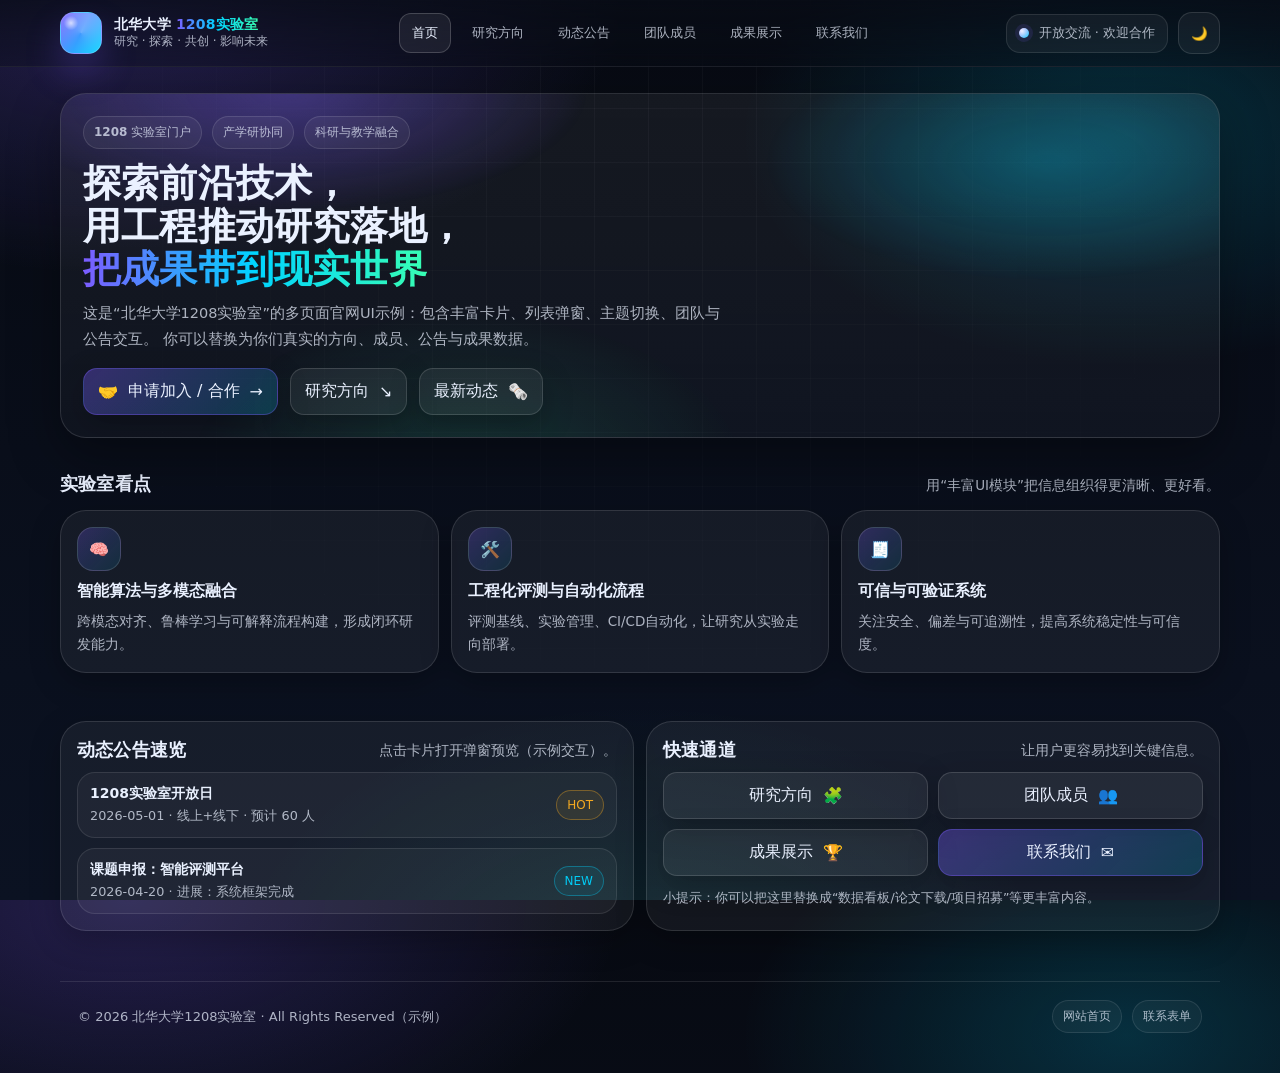
<file: index.html>
<!doctype html>
<html lang="zh-CN" data-theme="dark">
<head>
  <meta charset="utf-8"/>
  <meta name="viewport" content="width=device-width, initial-scale=1"/>
  <title>北华大学1208实验室</title>
  <link rel="stylesheet" href="css/style.css"/>
</head>
<body>
  <div class="grid-bg"></div>

  <header class="topbar">
    <div class="container topbar-inner">
      <div class="brand">
        <div class="logo" aria-hidden="true"></div>
        <div>
          <h1>北华大学 <span class="gradient-text">1208实验室</span></h1>
          <p>研究 · 探索 · 共创 · 影响未来</p>
        </div>
      </div>

      <nav class="nav" aria-label="主导航">
        <a data-nav href="index.html">首页</a>
        <a data-nav href="research.html">研究方向</a>
        <a data-nav href="updates.html">动态公告</a>
        <a data-nav href="team.html">团队成员</a>
        <a data-nav href="achievements.html">成果展示</a>
        <a data-nav href="contact.html">联系我们</a>
      </nav>

      <div class="top-actions">
        <div class="pill">
          <span class="dot" aria-hidden="true"></span>
          <span style="font-size:12.8px;">开放交流 · 欢迎合作</span>
        </div>
        <button class="icon-btn" id="themeBtn" aria-label="切换主题" title="切换主题">
          <span id="themeIcon" aria-hidden="true">🌙</span>
        </button>
      </div>
    </div>
  </header>

  <main>
    <div class="container hero" id="home">
      <div class="hero-card">
        <div class="kicker">
          <span class="tag"><strong>1208</strong> 实验室门户</span>
          <span class="tag">产学研协同</span>
          <span class="tag">科研与教学融合</span>
        </div>

        <h2 class="hero-title">
          探索前沿技术，<br/>
          用工程推动研究落地，<br/>
          <span class="gradient-text">把成果带到现实世界</span>
        </h2>

        <p class="hero-sub">
          这是“北华大学1208实验室”的多页面官网UI示例：包含丰富卡片、列表弹窗、主题切换、团队与公告交互。
          你可以替换为你们真实的方向、成员、公告与成果数据。
        </p>

        <div style="margin-top:16px; display:flex; gap:12px; flex-wrap:wrap;">
          <a class="btn btn-primary" href="contact.html">
            <span aria-hidden="true">🤝</span> 申请加入 / 合作
            <span aria-hidden="true">→</span>
          </a>
          <a class="btn" href="research.html">研究方向<span aria-hidden="true">↘</span></a>
          <a class="btn" href="updates.html">最新动态<span aria-hidden="true">🗞️</span></a>
        </div>
      </div>
    </div>

    <div class="container section">
      <div class="section-head">
        <h2>实验室看点</h2>
        <p>用“丰富UI模块”把信息组织得更清晰、更好看。</p>
      </div>

      <div class="cards">
        <div class="card">
          <div class="icon" aria-hidden="true">🧠</div>
          <h3>智能算法与多模态融合</h3>
          <p>跨模态对齐、鲁棒学习与可解释流程构建，形成闭环研发能力。</p>
        </div>
        <div class="card">
          <div class="icon" aria-hidden="true">🛠️</div>
          <h3>工程化评测与自动化流程</h3>
          <p>评测基线、实验管理、CI/CD自动化，让研究从实验走向部署。</p>
        </div>
        <div class="card">
          <div class="icon" aria-hidden="true">🧾</div>
          <h3>可信与可验证系统</h3>
          <p>关注安全、偏差与可追溯性，提高系统稳定性与可信度。</p>
        </div>
      </div>
    </div>

    <div class="container section">
      <div class="grid-2">
        <div class="panel">
          <div class="section-head" style="margin-bottom:10px;">
            <h2>动态公告速览</h2>
            <p>点击卡片打开弹窗预览（示例交互）。</p>
          </div>

          <div class="list">
            <div class="list-item" data-modal-title="1208实验室开放日" data-modal-body="本月将举办开放交流活动，欢迎同学们了解研究方向与项目招募情况（示例文本）。"
                 data-modal-tags="公告,开放日" data-modal-avatar="🗞️">
              <div class="li-left">
                <div class="title">1208实验室开放日</div>
                <div class="meta">2026-05-01 · 线上+线下 · 预计 60 人</div>
              </div>
              <div class="badge hot">HOT</div>
            </div>

            <div class="list-item" data-modal-title="课题申报：智能评测平台" data-modal-body="拟招募 2-3 名同学参与平台评测体系搭建：指标设计、可视化与自动化脚本（示例文本）。"
                 data-modal-tags="课题,招募" data-modal-avatar="🧩">
              <div class="li-left">
                <div class="title">课题申报：智能评测平台</div>
                <div class="meta">2026-04-20 · 进展：系统框架完成</div>
              </div>
              <div class="badge new">NEW</div>
            </div>
          </div>
        </div>

        <div class="panel">
          <div class="section-head" style="margin-bottom:10px;">
            <h2>快速通道</h2>
            <p>让用户更容易找到关键信息。</p>
          </div>

          <div style="display:grid; grid-template-columns: 1fr 1fr; gap: 10px;">
            <a class="btn" href="research.html" style="justify-content:center;">研究方向<span aria-hidden="true">🧩</span></a>
            <a class="btn" href="team.html" style="justify-content:center;">团队成员<span aria-hidden="true">👥</span></a>
            <a class="btn" href="achievements.html" style="justify-content:center;">成果展示<span aria-hidden="true">🏆</span></a>
            <a class="btn btn-primary" href="contact.html" style="justify-content:center;">联系我们<span aria-hidden="true">✉️</span></a>
          </div>

          <p class="helper" style="margin-top:12px;">
            小提示：你可以把这里替换成“数据看板/论文下载/项目招募”等更丰富内容。
          </p>
        </div>
      </div>
    </div>
  </main>

  <footer>
    <div class="container footer-inner">
      <div>© <span id="year"></span> 北华大学1208实验室 · All Rights Reserved（示例）</div>
      <div style="display:flex; gap:10px; flex-wrap:wrap;">
        <a class="chip" href="index.html">网站首页</a>
        <a class="chip" href="contact.html">联系表单</a>
      </div>
    </div>
  </footer>

  <!-- Modal -->
  <div class="modal-backdrop" id="modalBackdrop" aria-hidden="true">
    <div class="modal" role="dialog" aria-modal="true" aria-labelledby="modalTitle">
      <div class="modal-head">
        <div class="t">
          <div class="logo" style="width:34px;height:34px;border-radius:14px;"></div>
          <h3 id="modalTitle">弹窗标题</h3>
        </div>
        <button class="close" id="modalCloseBtn" aria-label="关闭弹窗">✕</button>
      </div>
      <div class="modal-body">
        <div class="modal-avatar">
          <div class="big" id="modalAvatar">字</div>
          <p class="mname" id="modalName">姓名</p>
          <p class="mrole" id="modalRole">职位</p>
          <div class="modal-tags" id="modalTags"></div>
        </div>
        <div class="modal-content">
          <p id="modalBody"></p>
        </div>
      </div>
    </div>
  </div>

  <script src="js/app.js"></script>
</body>
</html>
</file>
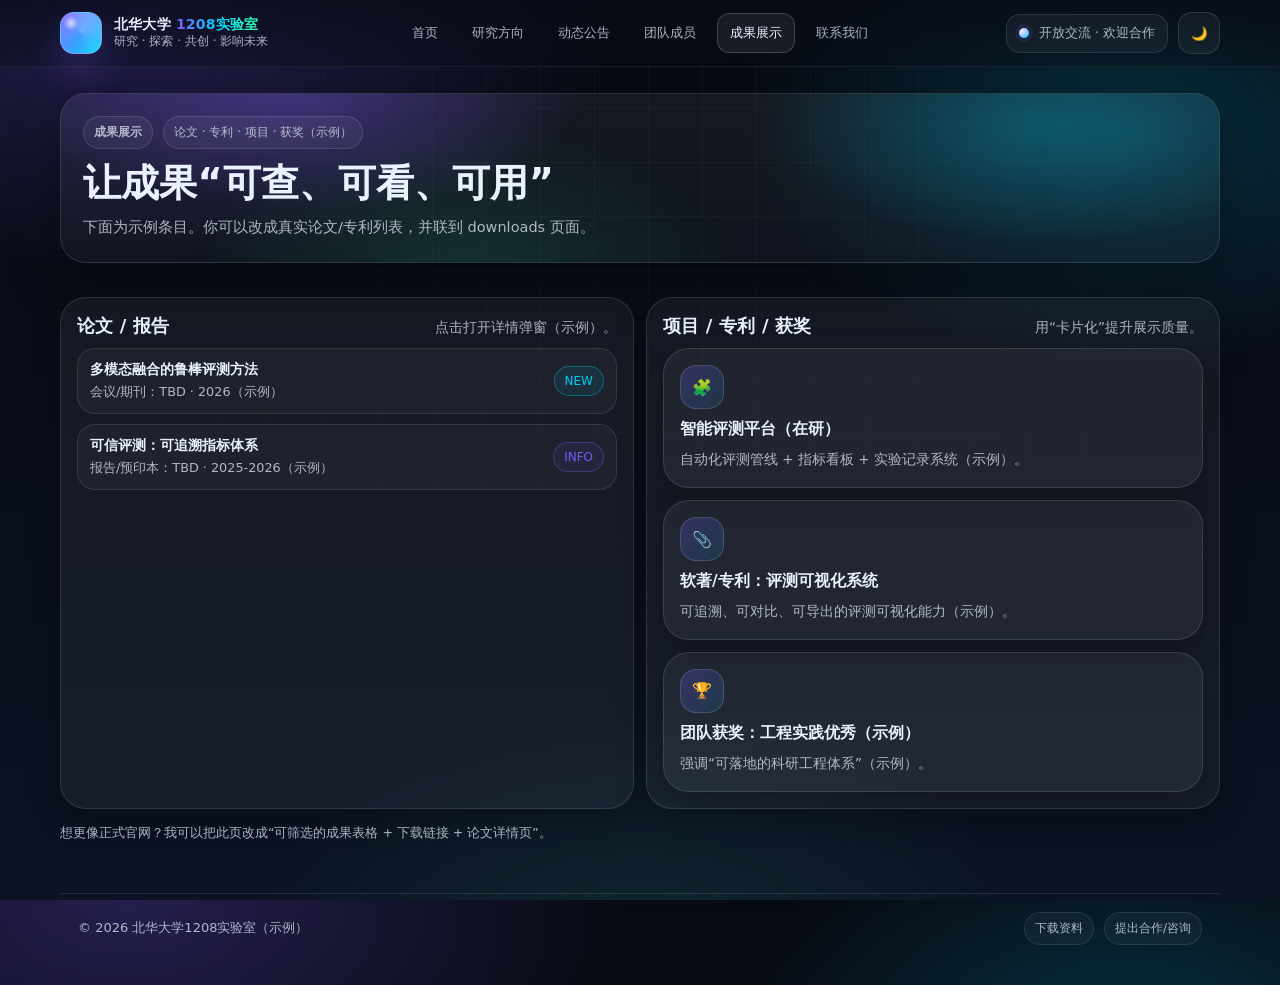
<file: achievements.html>
<!doctype html>
<html lang="zh-CN" data-theme="dark">
<head>
  <meta charset="utf-8"/>
  <meta name="viewport" content="width=device-width, initial-scale=1"/>
  <title>成果展示 - 北华大学1208实验室</title>
  <link rel="stylesheet" href="css/style.css"/>
</head>
<body>
  <div class="grid-bg"></div>

  <header class="topbar">
    <div class="container topbar-inner">
      <div class="brand">
        <div class="logo" aria-hidden="true"></div>
        <div>
          <h1>北华大学 <span class="gradient-text">1208实验室</span></h1>
          <p>研究 · 探索 · 共创 · 影响未来</p>
        </div>
      </div>

      <nav class="nav">
        <a data-nav href="index.html">首页</a>
        <a data-nav href="research.html">研究方向</a>
        <a data-nav href="updates.html">动态公告</a>
        <a data-nav href="team.html">团队成员</a>
        <a data-nav href="achievements.html">成果展示</a>
        <a data-nav href="contact.html">联系我们</a>
      </nav>

      <div class="top-actions">
        <div class="pill"><span class="dot"></span><span style="font-size:12.8px;">开放交流 · 欢迎合作</span></div>
        <button class="icon-btn" id="themeBtn"><span id="themeIcon">🌙</span></button>
      </div>
    </div>
  </header>

  <main>
    <div class="container hero">
      <div class="hero-card">
        <div class="kicker">
          <span class="tag"><strong>成果展示</strong></span>
          <span class="tag">论文 · 专利 · 项目 · 获奖（示例）</span>
        </div>
        <h2 class="hero-title">让成果“可查、可看、可用”</h2>
        <p class="hero-sub">下面为示例条目。你可以改成真实论文/专利列表，并联到 downloads 页面。</p>
      </div>
    </div>

    <div class="container section">
      <div class="grid-2">
        <div class="panel">
          <div class="section-head" style="margin-bottom:10px;">
            <h2>论文 / 报告</h2>
            <p>点击打开详情弹窗（示例）。</p>
          </div>

          <div class="list">
            <div class="list-item" data-modal-title="多模态融合的鲁棒评测方法" data-modal-avatar="🧠"
                 data-modal-role="论文（示例）" data-modal-body="研究摘要：提出融合策略与评测流程，使系统在分布偏移下保持稳定（示例文本）。"
                 data-modal-tags="多模态,评测,鲁棒性">
              <div class="li-left">
                <div class="title">多模态融合的鲁棒评测方法</div>
                <div class="meta">会议/期刊：TBD · 2026（示例）</div>
              </div>
              <div class="badge new">NEW</div>
            </div>

            <div class="list-item" data-modal-title="可信评测：可追溯指标体系" data-modal-avatar="🧾"
                 data-modal-role="报告（示例）" data-modal-body="研究摘要：构建可信评测框架，将偏差、稳定性与可追溯性量化（示例文本）。"
                 data-modal-tags="可信,指标,追溯">
              <div class="li-left">
                <div class="title">可信评测：可追溯指标体系</div>
                <div class="meta">报告/预印本：TBD · 2025-2026（示例）</div>
              </div>
              <div class="badge info">INFO</div>
            </div>
          </div>
        </div>

        <div class="panel">
          <div class="section-head" style="margin-bottom:10px;">
            <h2>项目 / 专利 / 获奖</h2>
            <p>用“卡片化”提升展示质量。</p>
          </div>

          <div class="cards" style="grid-template-columns: 1fr;">
            <div class="card" data-modal-title="智能评测平台（在研）" data-modal-avatar="🧩"
                 data-modal-role="项目" data-modal-body="平台目标：自动化评测、可视化看板、实验可追溯记录（示例文本）。"
                 data-modal-tags="平台,自动化,可观测">
              <div class="icon">🧩</div>
              <h3>智能评测平台（在研）</h3>
              <p>自动化评测管线 + 指标看板 + 实验记录系统（示例）。</p>
            </div>

            <div class="card" data-modal-title="软著/专利：评测可视化系统" data-modal-avatar="📎"
                 data-modal-role="知识产权（示例）" data-modal-body="对评测数据进行可视化与可追溯管理，支持多轮实验对比（示例文本）。"
                 data-modal-tags="专利,可视化,追溯">
              <div class="icon">📎</div>
              <h3>软著/专利：评测可视化系统</h3>
              <p>可追溯、可对比、可导出的评测可视化能力（示例）。</p>
            </div>

            <div class="card" data-modal-title="团队获奖：工程实践优秀（示例）" data-modal-avatar="🏆"
                 data-modal-role="获奖（示例）" data-modal-body="展示成果落地与工程实践价值，形成可复用的科研工程方法（示例文本）。"
                 data-modal-tags="获奖,工程实践">
              <div class="icon">🏆</div>
              <h3>团队获奖：工程实践优秀（示例）</h3>
              <p>强调“可落地的科研工程体系”（示例）。</p>
            </div>
          </div>
        </div>
      </div>

      <p class="helper" style="margin-top:14px;">
        想更像正式官网？我可以把此页改成“可筛选的成果表格 + 下载链接 + 论文详情页”。
      </p>
    </div>
  </main>

  <footer>
    <div class="container footer-inner">
      <div>© <span id="year"></span> 北华大学1208实验室（示例）</div>
      <div style="display:flex; gap:10px; flex-wrap:wrap;">
        <a class="chip" href="downloads.html">下载资料</a>
        <a class="chip" href="contact.html">提出合作/咨询</a>
      </div>
    </div>
  </footer>

  <!-- Modal -->
  <div class="modal-backdrop" id="modalBackdrop" aria-hidden="true">
    <div class="modal" role="dialog" aria-modal="true" aria-labelledby="modalTitle">
      <div class="modal-head">
        <div class="t">
          <div class="logo" style="width:34px;height:34px;border-radius:14px;"></div>
          <h3 id="modalTitle">弹窗标题</h3>
        </div>
        <button class="close" id="modalCloseBtn">✕</button>
      </div>
      <div class="modal-body">
        <div class="modal-avatar">
          <div class="big" id="modalAvatar">字</div>
          <p class="mname" id="modalName">姓名</p>
          <p class="mrole" id="modalRole">职位</p>
          <div class="modal-tags" id="modalTags"></div>
        </div>
        <div class="modal-content">
          <p id="modalBody"></p>
        </div>
      </div>
    </div>
  </div>

  <script src="js/app.js"></script>
</body>
</html>
</file>
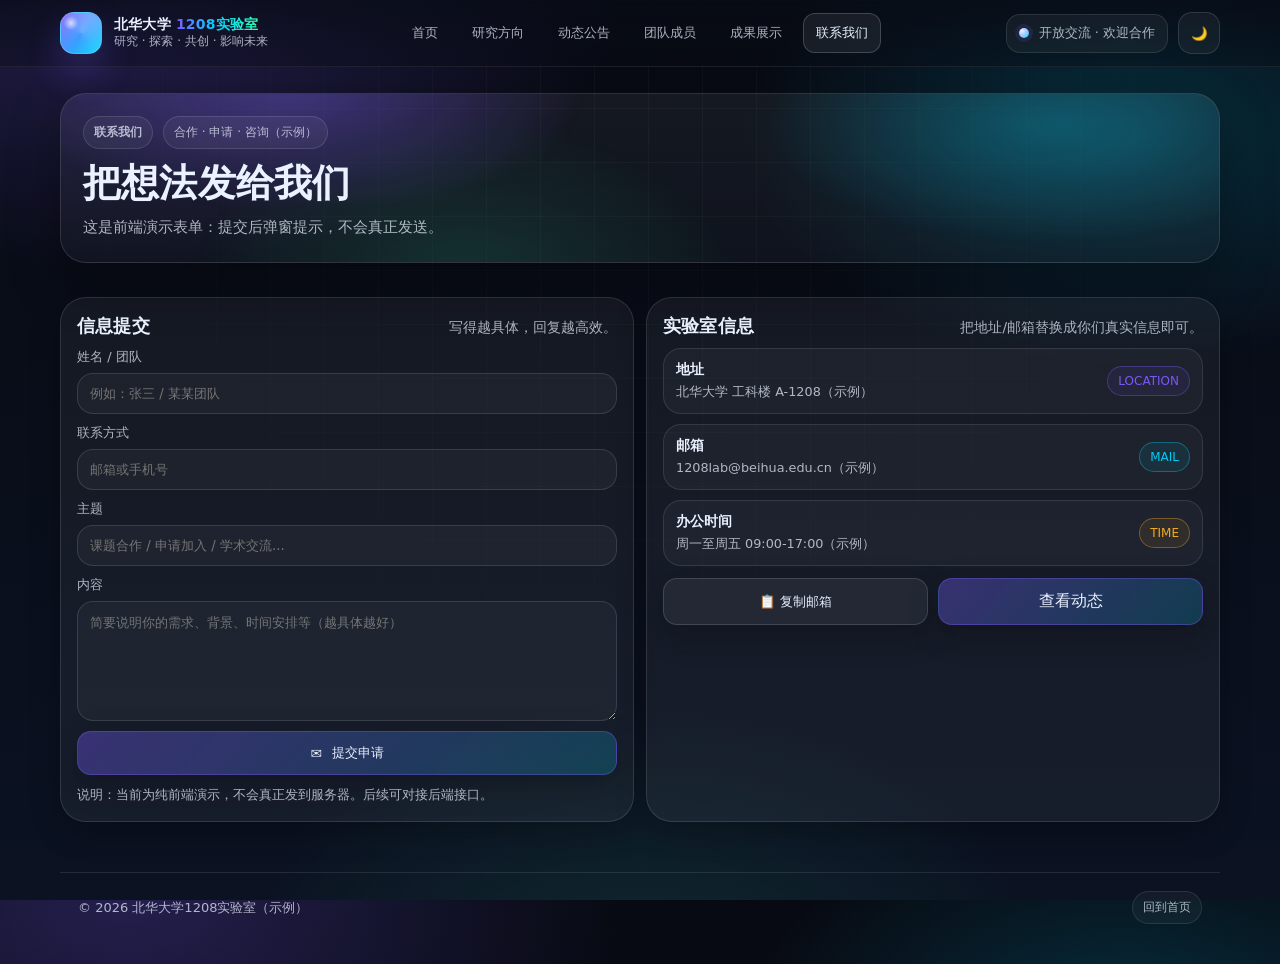
<file: contact.html>
<!doctype html>
<html lang="zh-CN" data-theme="dark">
<head>
  <meta charset="utf-8"/>
  <meta name="viewport" content="width=device-width, initial-scale=1"/>
  <title>联系我们 - 北华大学1208实验室</title>
  <link rel="stylesheet" href="css/style.css"/>
</head>
<body>
  <div class="grid-bg"></div>

  <header class="topbar">
    <div class="container topbar-inner">
      <div class="brand">
        <div class="logo" aria-hidden="true"></div>
        <div>
          <h1>北华大学 <span class="gradient-text">1208实验室</span></h1>
          <p>研究 · 探索 · 共创 · 影响未来</p>
        </div>
      </div>

      <nav class="nav">
        <a data-nav href="index.html">首页</a>
        <a data-nav href="research.html">研究方向</a>
        <a data-nav href="updates.html">动态公告</a>
        <a data-nav href="team.html">团队成员</a>
        <a data-nav href="achievements.html">成果展示</a>
        <a data-nav href="contact.html">联系我们</a>
      </nav>

      <div class="top-actions">
        <div class="pill"><span class="dot"></span><span style="font-size:12.8px;">开放交流 · 欢迎合作</span></div>
        <button class="icon-btn" id="themeBtn"><span id="themeIcon">🌙</span></button>
      </div>
    </div>
  </header>

  <main>
    <div class="container hero">
      <div class="hero-card">
        <div class="kicker">
          <span class="tag"><strong>联系我们</strong></span>
          <span class="tag">合作 · 申请 · 咨询（示例）</span>
        </div>
        <h2 class="hero-title">把想法发给我们</h2>
        <p class="hero-sub">这是前端演示表单：提交后弹窗提示，不会真正发送。</p>
      </div>
    </div>

    <div class="container section">
      <div class="grid-2">
        <div class="panel">
          <div class="section-head" style="margin-bottom:10px;">
            <h2>信息提交</h2>
            <p>写得越具体，回复越高效。</p>
          </div>

          <form class="form" id="contactForm">
            <div class="field">
              <label for="name">姓名 / 团队</label>
              <input class="input" id="name" name="name" placeholder="例如：张三 / 某某团队" required/>
            </div>
            <div class="field">
              <label for="email">联系方式</label>
              <input class="input" id="email" name="email" type="email" placeholder="邮箱或手机号" required/>
            </div>
            <div class="field">
              <label for="topic">主题</label>
              <input class="input" id="topic" name="topic" placeholder="课题合作 / 申请加入 / 学术交流..." required/>
            </div>
            <div class="field">
              <label for="msg">内容</label>
              <textarea id="msg" name="msg" placeholder="简要说明你的需求、背景、时间安排等（越具体越好）" required></textarea>
            </div>

            <button class="btn btn-primary" type="submit" style="justify-content:center;">
              <span aria-hidden="true">✉️</span> 提交申请
            </button>

            <p class="helper">
              说明：当前为纯前端演示，不会真正发到服务器。后续可对接后端接口。
            </p>
          </form>
        </div>

        <div class="panel">
          <div class="section-head" style="margin-bottom:10px;">
            <h2>实验室信息</h2>
            <p>把地址/邮箱替换成你们真实信息即可。</p>
          </div>

          <div class="list">
            <div class="list-item" style="cursor:default;">
              <div class="li-left">
                <div class="title">地址</div>
                <div class="meta">北华大学 工科楼 A-1208（示例）</div>
              </div>
              <div class="badge info">LOCATION</div>
            </div>
            <div class="list-item" style="cursor:default;">
              <div class="li-left">
                <div class="title">邮箱</div>
                <div class="meta">1208lab@beihua.edu.cn（示例）</div>
              </div>
              <div class="badge new">MAIL</div>
            </div>
            <div class="list-item" style="cursor:default;">
              <div class="li-left">
                <div class="title">办公时间</div>
                <div class="meta">周一至周五 09:00-17:00（示例）</div>
              </div>
              <div class="badge hot">TIME</div>
            </div>
          </div>

          <div style="margin-top:12px; display:grid; grid-template-columns: 1fr 1fr; gap: 10px;">
            <button class="btn" id="copyEmailBtn" data-email="1208lab@beihua.edu.cn" style="justify-content:center;">
              📋 复制邮箱
            </button>
            <a class="btn btn-primary" href="updates.html" style="justify-content:center;">查看动态</a>
          </div>
        </div>
      </div>
    </div>
  </main>

  <footer>
    <div class="container footer-inner">
      <div>© <span id="year"></span> 北华大学1208实验室（示例）</div>
      <div style="display:flex; gap:10px; flex-wrap:wrap;">
        <a class="chip" href="index.html">回到首页</a>
      </div>
    </div>
  </footer>

  <!-- Modal -->
  <div class="modal-backdrop" id="modalBackdrop" aria-hidden="true">
    <div class="modal" role="dialog" aria-modal="true" aria-labelledby="modalTitle">
      <div class="modal-head">
        <div class="t">
          <div class="logo" style="width:34px;height:34px;border-radius:14px;"></div>
          <h3 id="modalTitle">弹窗标题</h3>
        </div>
        <button class="close" id="modalCloseBtn">✕</button>
      </div>
      <div class="modal-body">
        <div class="modal-avatar">
          <div class="big" id="modalAvatar">字</div>
          <p class="mname" id="modalName">姓名</p>
          <p class="mrole" id="modalRole">职位</p>
          <div class="modal-tags" id="modalTags"></div>
        </div>
        <div class="modal-content">
          <p id="modalBody"></p>
        </div>
      </div>
    </div>
  </div>

  <script src="js/app.js"></script>
</body>
</html>
</file>
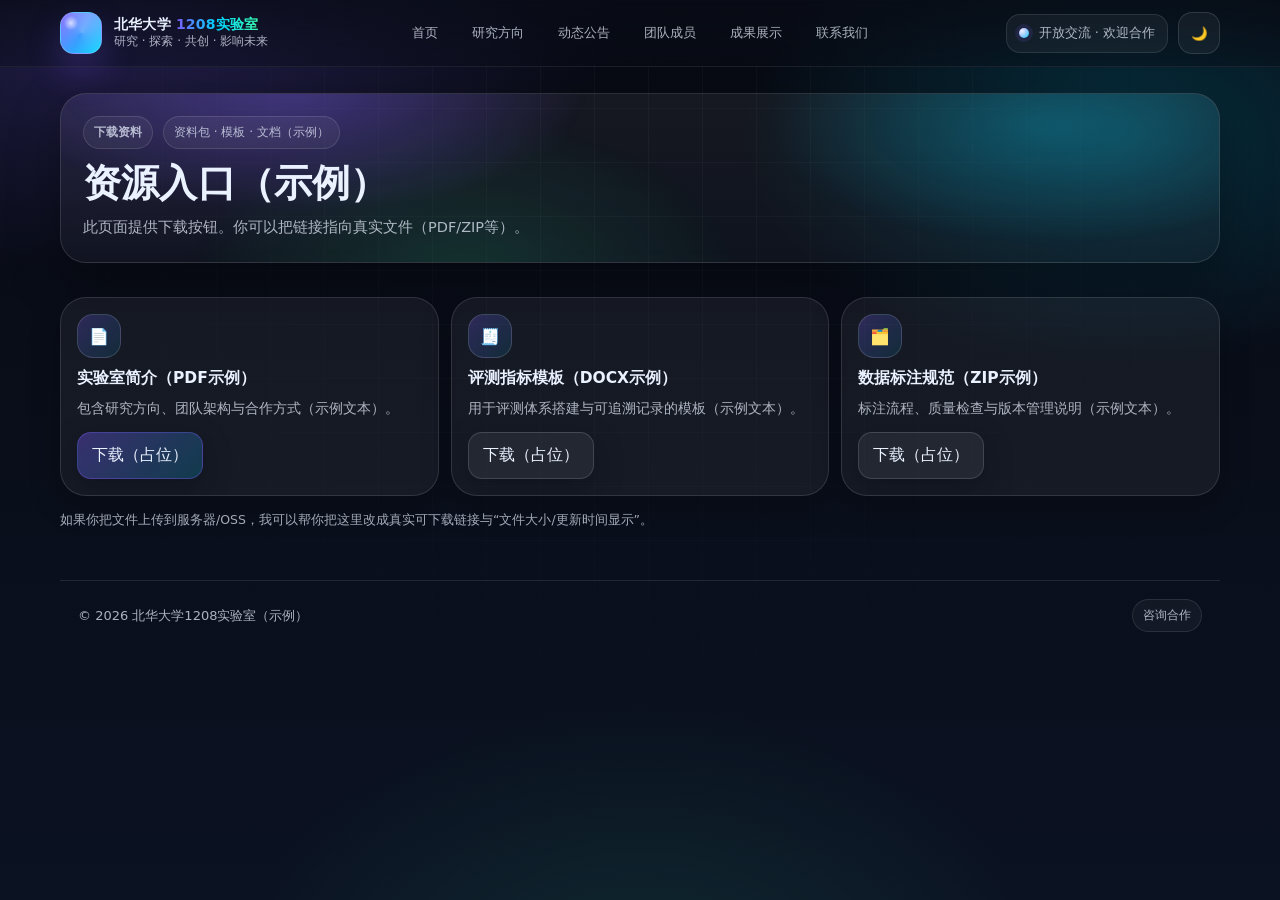
<file: downloads.html>
<!doctype html>
<html lang="zh-CN" data-theme="dark">
<head>
  <meta charset="utf-8"/>
  <meta name="viewport" content="width=device-width, initial-scale=1"/>
  <title>下载资料 - 北华大学1208实验室</title>
  <link rel="stylesheet" href="css/style.css"/>
</head>
<body>
  <div class="grid-bg"></div>

  <header class="topbar">
    <div class="container topbar-inner">
      <div class="brand">
        <div class="logo" aria-hidden="true"></div>
        <div>
          <h1>北华大学 <span class="gradient-text">1208实验室</span></h1>
          <p>研究 · 探索 · 共创 · 影响未来</p>
        </div>
      </div>

      <nav class="nav">
        <a data-nav href="index.html">首页</a>
        <a data-nav href="research.html">研究方向</a>
        <a data-nav href="updates.html">动态公告</a>
        <a data-nav href="team.html">团队成员</a>
        <a data-nav href="achievements.html">成果展示</a>
        <a data-nav href="contact.html">联系我们</a>
      </nav>

      <div class="top-actions">
        <div class="pill"><span class="dot"></span><span style="font-size:12.8px;">开放交流 · 欢迎合作</span></div>
        <button class="icon-btn" id="themeBtn"><span id="themeIcon">🌙</span></button>
      </div>
    </div>
  </header>

  <main>
    <div class="container hero">
      <div class="hero-card">
        <div class="kicker">
          <span class="tag"><strong>下载资料</strong></span>
          <span class="tag">资料包 · 模板 · 文档（示例）</span>
        </div>
        <h2 class="hero-title">资源入口（示例）</h2>
        <p class="hero-sub">此页面提供下载按钮。你可以把链接指向真实文件（PDF/ZIP等）。</p>
      </div>
    </div>

    <div class="container section">
      <div class="cards">
        <div class="card">
          <div class="icon">📄</div>
          <h3>实验室简介（PDF示例）</h3>
          <p>包含研究方向、团队架构与合作方式（示例文本）。</p>
          <div style="margin-top:12px;">
            <a class="btn btn-primary" href="#" onclick="return false;" style="justify-content:center;">下载（占位）</a>
          </div>
        </div>

        <div class="card">
          <div class="icon">🧾</div>
          <h3>评测指标模板（DOCX示例）</h3>
          <p>用于评测体系搭建与可追溯记录的模板（示例文本）。</p>
          <div style="margin-top:12px;">
            <a class="btn" href="#" onclick="return false;" style="justify-content:center;">下载（占位）</a>
          </div>
        </div>

        <div class="card">
          <div class="icon">🗂️</div>
          <h3>数据标注规范（ZIP示例）</h3>
          <p>标注流程、质量检查与版本管理说明（示例文本）。</p>
          <div style="margin-top:12px;">
            <a class="btn" href="#" onclick="return false;" style="justify-content:center;">下载（占位）</a>
          </div>
        </div>
      </div>

      <p class="helper" style="margin-top:14px;">
        如果你把文件上传到服务器/OSS，我可以帮你把这里改成真实可下载链接与“文件大小/更新时间显示”。
      </p>
    </div>
  </main>

  <footer>
    <div class="container footer-inner">
      <div>© <span id="year"></span> 北华大学1208实验室（示例）</div>
      <div style="display:flex; gap:10px; flex-wrap:wrap;">
        <a class="chip" href="contact.html">咨询合作</a>
      </div>
    </div>
  </footer>

  <script src="js/app.js"></script>
</body>
</html>
</file>
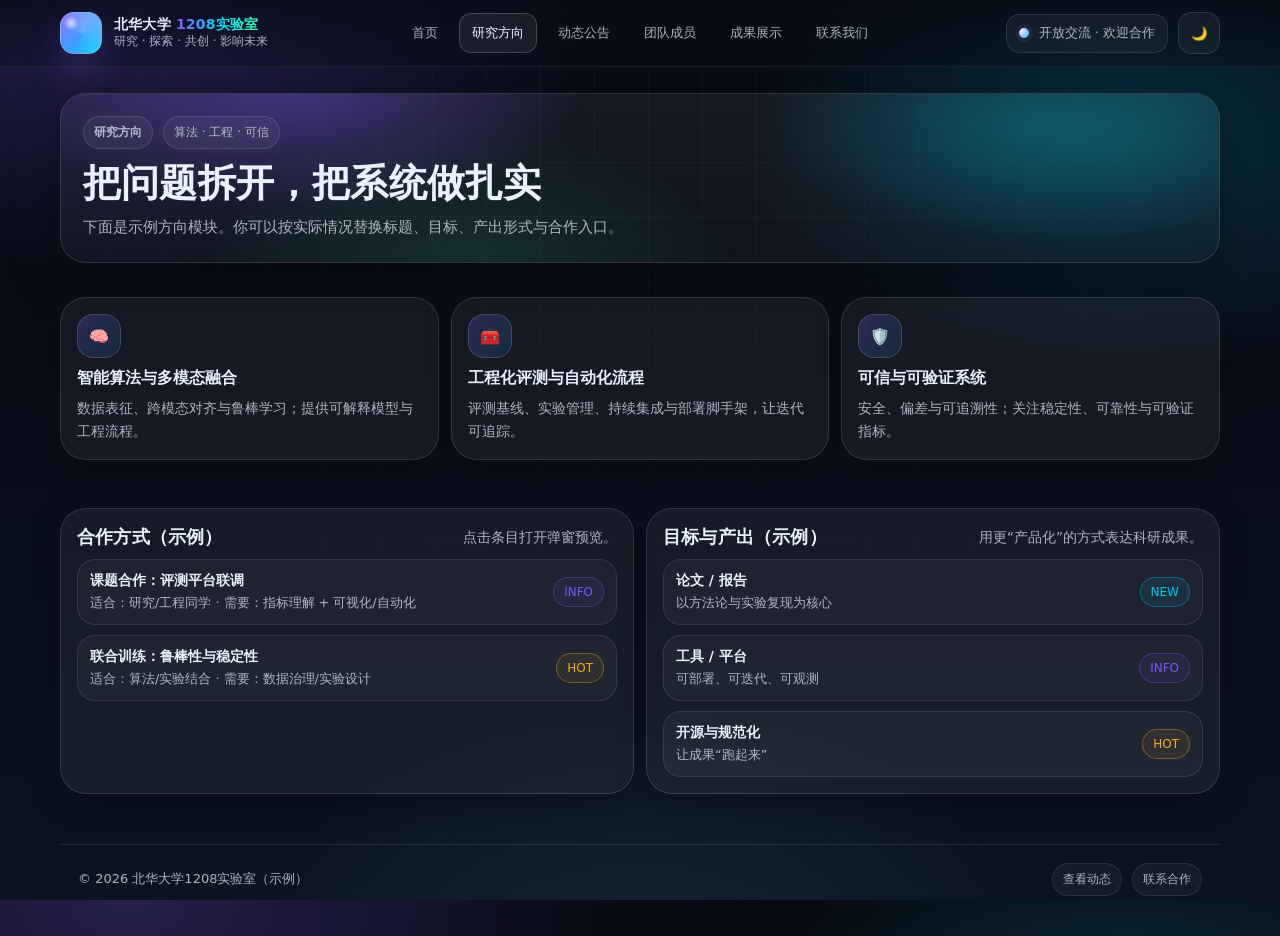
<file: research.html>
<!doctype html>
<html lang="zh-CN" data-theme="dark">
<head>
  <meta charset="utf-8"/>
  <meta name="viewport" content="width=device-width, initial-scale=1"/>
  <title>研究方向 - 北华大学1208实验室</title>
  <link rel="stylesheet" href="css/style.css"/>
</head>
<body>
  <div class="grid-bg"></div>

  <header class="topbar">
    <div class="container topbar-inner">
      <div class="brand">
        <div class="logo" aria-hidden="true"></div>
        <div>
          <h1>北华大学 <span class="gradient-text">1208实验室</span></h1>
          <p>研究 · 探索 · 共创 · 影响未来</p>
        </div>
      </div>

      <nav class="nav">
        <a data-nav href="index.html">首页</a>
        <a data-nav href="research.html">研究方向</a>
        <a data-nav href="updates.html">动态公告</a>
        <a data-nav href="team.html">团队成员</a>
        <a data-nav href="achievements.html">成果展示</a>
        <a data-nav href="contact.html">联系我们</a>
      </nav>

      <div class="top-actions">
        <div class="pill"><span class="dot" aria-hidden="true"></span><span style="font-size:12.8px;">开放交流 · 欢迎合作</span></div>
        <button class="icon-btn" id="themeBtn" aria-label="切换主题" title="切换主题"><span id="themeIcon">🌙</span></button>
      </div>
    </div>
  </header>

  <main>
    <div class="container hero">
      <div class="hero-card">
        <div class="kicker">
          <span class="tag"><strong>研究方向</strong></span>
          <span class="tag">算法 · 工程 · 可信</span>
        </div>
        <h2 class="hero-title">把问题拆开，把系统做扎实</h2>
        <p class="hero-sub">
          下面是示例方向模块。你可以按实际情况替换标题、目标、产出形式与合作入口。
        </p>
      </div>
    </div>

    <div class="container section">
      <div class="cards">
        <div class="card">
          <div class="icon">🧠</div>
          <h3>智能算法与多模态融合</h3>
          <p>数据表征、跨模态对齐与鲁棒学习；提供可解释模型与工程流程。</p>
        </div>
        <div class="card">
          <div class="icon">🧰</div>
          <h3>工程化评测与自动化流程</h3>
          <p>评测基线、实验管理、持续集成与部署脚手架，让迭代可追踪。</p>
        </div>
        <div class="card">
          <div class="icon">🛡️</div>
          <h3>可信与可验证系统</h3>
          <p>安全、偏差与可追溯性；关注稳定性、可靠性与可验证指标。</p>
        </div>
      </div>
    </div>

    <div class="container section">
      <div class="grid-2">
        <div class="panel">
          <div class="section-head" style="margin-bottom:10px;">
            <h2>合作方式（示例）</h2>
            <p>点击条目打开弹窗预览。</p>
          </div>
          <div class="list">
            <div class="list-item"
                 data-modal-title="课题合作：评测平台联调" 
                 data-modal-role="合作入口"
                 data-modal-avatar="🧩"
                 data-modal-body="与团队共同梳理指标体系、评测流程与可视化看板，形成可复现的评测管线（示例文本）。"
                 data-modal-tags="合作,评测,联调">
              <div class="li-left">
                <div class="title">课题合作：评测平台联调</div>
                <div class="meta">适合：研究/工程同学 · 需要：指标理解 + 可视化/自动化</div>
              </div>
              <div class="badge info">INFO</div>
            </div>

            <div class="list-item"
                 data-modal-title="联合训练：鲁棒性与稳定性" 
                 data-modal-role="合作入口"
                 data-modal-avatar="🛠️"
                 data-modal-body="围绕鲁棒训练策略、数据质量监控、稳定性分析开展联合实验（示例文本）。"
                 data-modal-tags="合作,鲁棒训练,稳定性">
              <div class="li-left">
                <div class="title">联合训练：鲁棒性与稳定性</div>
                <div class="meta">适合：算法/实验结合 · 需要：数据治理/实验设计</div>
              </div>
              <div class="badge hot">HOT</div>
            </div>
          </div>
        </div>

        <div class="panel">
          <div class="section-head" style="margin-bottom:10px;">
            <h2>目标与产出（示例）</h2>
            <p>用更“产品化”的方式表达科研成果。</p>
          </div>

          <div class="list">
            <div class="list-item" data-modal-title="产出目标：论文/报告" data-modal-avatar="🧾"
                 data-modal-body="形成可复现的实验结论，沉淀方法论与工程化经验（示例文本）。"
                 data-modal-tags="论文,报告" style="cursor:pointer;">
              <div class="li-left">
                <div class="title">论文 / 报告</div>
                <div class="meta">以方法论与实验复现为核心</div>
              </div>
              <div class="badge new">NEW</div>
            </div>

            <div class="list-item" data-modal-title="产出目标：工具/平台" data-modal-avatar="🧰"
                 data-modal-body="沉淀评测平台、可视化看板与实验自动化脚手架（示例文本）。"
                 data-modal-tags="平台,工具">
              <div class="li-left">
                <div class="title">工具 / 平台</div>
                <div class="meta">可部署、可迭代、可观测</div>
              </div>
              <div class="badge info">INFO</div>
            </div>

            <div class="list-item" data-modal-title="产出目标：开源与规范化" data-modal-avatar="🌱"
                 data-modal-body="推动工程规范、评测规范与开源实践，提升可复用性（示例文本）。"
                 data-modal-tags="开源,规范">
              <div class="li-left">
                <div class="title">开源与规范化</div>
                <div class="meta">让成果“跑起来”</div>
              </div>
              <div class="badge hot">HOT</div>
            </div>
          </div>
        </div>
      </div>
    </div>
  </main>

  <footer>
    <div class="container footer-inner">
      <div>© <span id="year"></span> 北华大学1208实验室（示例）</div>
      <div style="display:flex; gap:10px; flex-wrap:wrap;">
        <a class="chip" href="updates.html">查看动态</a>
        <a class="chip" href="contact.html">联系合作</a>
      </div>
    </div>
  </footer>

  <!-- Modal -->
  <div class="modal-backdrop" id="modalBackdrop" aria-hidden="true">
    <div class="modal" role="dialog" aria-modal="true" aria-labelledby="modalTitle">
      <div class="modal-head">
        <div class="t">
          <div class="logo" style="width:34px;height:34px;border-radius:14px;"></div>
          <h3 id="modalTitle">弹窗标题</h3>
        </div>
        <button class="close" id="modalCloseBtn" aria-label="关闭弹窗">✕</button>
      </div>
      <div class="modal-body">
        <div class="modal-avatar">
          <div class="big" id="modalAvatar">字</div>
          <p class="mname" id="modalName">姓名</p>
          <p class="mrole" id="modalRole">职位</p>
          <div class="modal-tags" id="modalTags"></div>
        </div>
        <div class="modal-content">
          <p id="modalBody"></p>
        </div>
      </div>
    </div>
  </div>

  <script src="js/app.js"></script>
</body>
</html>
</file>
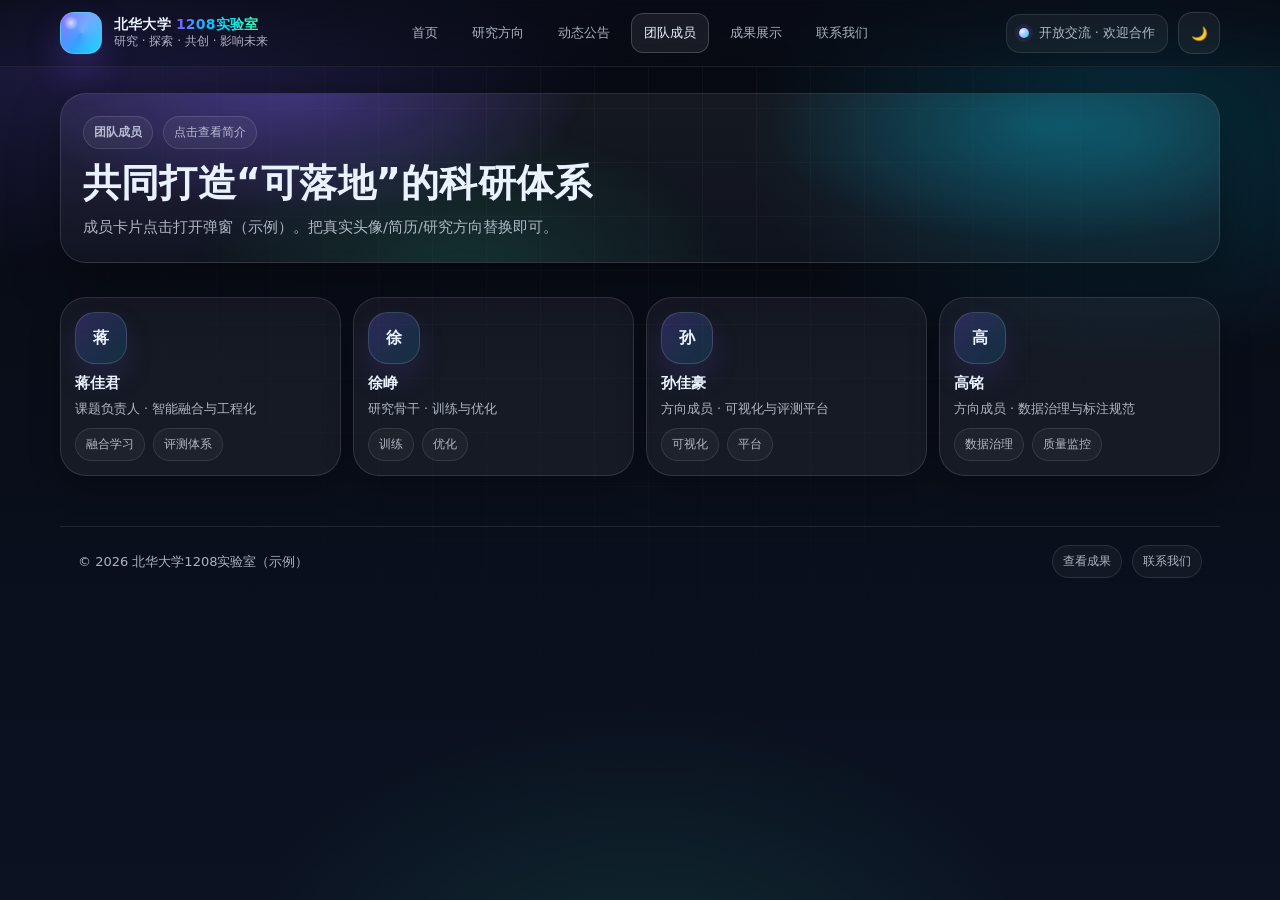
<file: team.html>
<!doctype html>
<html lang="zh-CN" data-theme="dark">
<head>
  <meta charset="utf-8"/>
  <meta name="viewport" content="width=device-width, initial-scale=1"/>
  <title>团队成员 - 北华大学1208实验室</title>
  <link rel="stylesheet" href="css/style.css"/>
</head>
<body>
  <div class="grid-bg"></div>

  <header class="topbar">
    <div class="container topbar-inner">
      <div class="brand">
        <div class="logo" aria-hidden="true"></div>
        <div>
          <h1>北华大学 <span class="gradient-text">1208实验室</span></h1>
          <p>研究 · 探索 · 共创 · 影响未来</p>
        </div>
      </div>

      <nav class="nav">
        <a data-nav href="index.html">首页</a>
        <a data-nav href="research.html">研究方向</a>
        <a data-nav href="updates.html">动态公告</a>
        <a data-nav href="team.html">团队成员</a>
        <a data-nav href="achievements.html">成果展示</a>
        <a data-nav href="contact.html">联系我们</a>
      </nav>

      <div class="top-actions">
        <div class="pill"><span class="dot" aria-hidden="true"></span><span style="font-size:12.8px;">开放交流 · 欢迎合作</span></div>
        <button class="icon-btn" id="themeBtn"><span id="themeIcon">🌙</span></button>
      </div>
    </div>
  </header>

  <main>
    <div class="container hero">
      <div class="hero-card">
        <div class="kicker">
          <span class="tag"><strong>团队成员</strong></span>
          <span class="tag">点击查看简介</span>
        </div>
        <h2 class="hero-title">共同打造“可落地”的科研体系</h2>
        <p class="hero-sub">成员卡片点击打开弹窗（示例）。把真实头像/简历/研究方向替换即可。</p>
      </div>
    </div>

    <div class="container section">
      <div class="team-grid">
        <div class="member" data-modal-title="蒋佳君" data-modal-role="课题负责人"
             data-modal-avatar="蒋"
             data-modal-body="聚焦多模态融合与可信评测体系，推动从实验到落地的闭环。"
             data-modal-tags="融合学习,评测体系,可信"
             tabindex="0">
          <div class="avatar">蒋</div>
          <h4>蒋佳君</h4>
          <p class="role">课题负责人 · 智能融合与工程化</p>
          <div class="skills"><span class="chip">融合学习</span><span class="chip">评测体系</span></div>
        </div>

        <div class="member" data-modal-title="徐峥" data-modal-role="研究骨干"
             data-modal-avatar="徐"
             data-modal-body="训练策略与实验自动化，提升模型稳定性与迭代效率。"
             data-modal-tags="训练,优化,自动化" tabindex="0">
          <div class="avatar">徐</div>
          <h4>徐峥</h4>
          <p class="role">研究骨干 · 训练与优化</p>
          <div class="skills"><span class="chip">训练</span><span class="chip">优化</span></div>
        </div>

        <div class="member" data-modal-title="孙佳豪" data-modal-role="方向成员"
             data-modal-avatar="孙"
             data-modal-body="搭建可视化评测平台与数据看板，帮助团队快速定位问题并验证改进。"
             data-modal-tags="可视化,平台,评测" tabindex="0">
          <div class="avatar">孙</div>
          <h4>孙佳豪</h4>
          <p class="role">方向成员 · 可视化与评测平台</p>
          <div class="skills"><span class="chip">可视化</span><span class="chip">平台</span></div>
        </div>

        <div class="member" data-modal-title="高铭" data-modal-role="方向成员"
             data-modal-avatar="高"
             data-modal-body="负责数据治理、标注规范与数据质量监控，让实验可复现、可追溯。"
             data-modal-tags="数据治理,标注,质量监控" tabindex="0">
          <div class="avatar">高</div>
          <h4>高铭</h4>
          <p class="role">方向成员 · 数据治理与标注规范</p>
          <div class="skills"><span class="chip">数据治理</span><span class="chip">质量监控</span></div>
        </div>
      </div>
    </div>
  </main>

  <footer>
    <div class="container footer-inner">
      <div>© <span id="year"></span> 北华大学1208实验室（示例）</div>
      <div style="display:flex; gap:10px; flex-wrap:wrap;">
        <a class="chip" href="achievements.html">查看成果</a>
        <a class="chip" href="contact.html">联系我们</a>
      </div>
    </div>
  </footer>

  <!-- Modal -->
  <div class="modal-backdrop" id="modalBackdrop" aria-hidden="true">
    <div class="modal" role="dialog" aria-modal="true" aria-labelledby="modalTitle">
      <div class="modal-head">
        <div class="t">
          <div class="logo" style="width:34px;height:34px;border-radius:14px;"></div>
          <h3 id="modalTitle">弹窗标题</h3>
        </div>
        <button class="close" id="modalCloseBtn">✕</button>
      </div>
      <div class="modal-body">
        <div class="modal-avatar">
          <div class="big" id="modalAvatar">字</div>
          <p class="mname" id="modalName">姓名</p>
          <p class="mrole" id="modalRole">职位</p>
          <div class="modal-tags" id="modalTags"></div>
        </div>
        <div class="modal-content">
          <p id="modalBody"></p>
        </div>
      </div>
    </div>
  </div>

  <script src="js/app.js"></script>
</body>
</html>
</file>
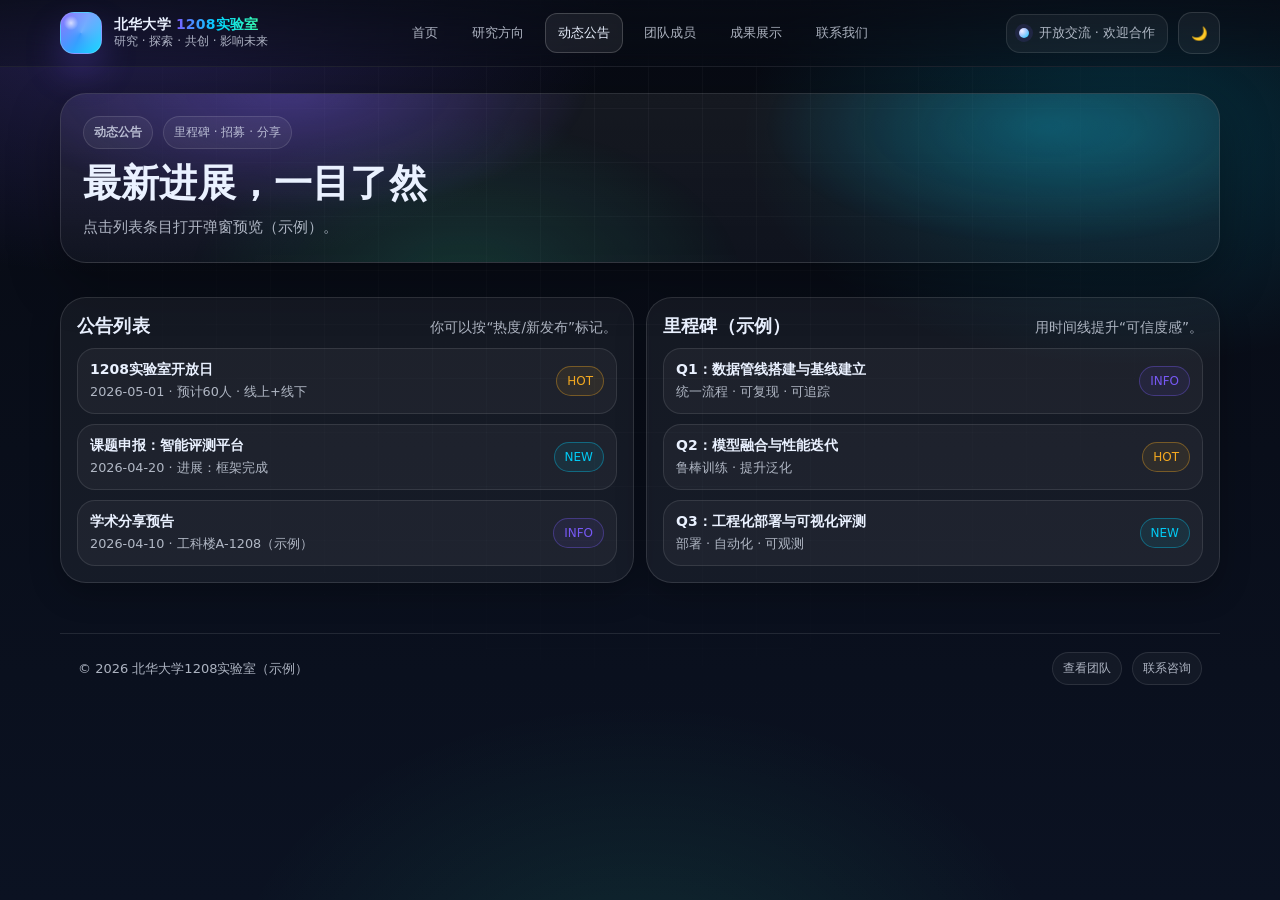
<file: updates.html>
<!doctype html>
<html lang="zh-CN" data-theme="dark">
<head>
  <meta charset="utf-8"/>
  <meta name="viewport" content="width=device-width, initial-scale=1"/>
  <title>动态公告 - 北华大学1208实验室</title>
  <link rel="stylesheet" href="css/style.css"/>
</head>
<body>
  <div class="grid-bg"></div>

  <header class="topbar">
    <div class="container topbar-inner">
      <div class="brand">
        <div class="logo" aria-hidden="true"></div>
        <div>
          <h1>北华大学 <span class="gradient-text">1208实验室</span></h1>
          <p>研究 · 探索 · 共创 · 影响未来</p>
        </div>
      </div>

      <nav class="nav">
        <a data-nav href="index.html">首页</a>
        <a data-nav href="research.html">研究方向</a>
        <a data-nav href="updates.html">动态公告</a>
        <a data-nav href="team.html">团队成员</a>
        <a data-nav href="achievements.html">成果展示</a>
        <a data-nav href="contact.html">联系我们</a>
      </nav>

      <div class="top-actions">
        <div class="pill"><span class="dot" aria-hidden="true"></span><span style="font-size:12.8px;">开放交流 · 欢迎合作</span></div>
        <button class="icon-btn" id="themeBtn" aria-label="切换主题" title="切换主题"><span id="themeIcon">🌙</span></button>
      </div>
    </div>
  </header>

  <main>
    <div class="container hero">
      <div class="hero-card">
        <div class="kicker">
          <span class="tag"><strong>动态公告</strong></span>
          <span class="tag">里程碑 · 招募 · 分享</span>
        </div>
        <h2 class="hero-title">最新进展，一目了然</h2>
        <p class="hero-sub">点击列表条目打开弹窗预览（示例）。</p>
      </div>
    </div>

    <div class="container section">
      <div class="grid-2">
        <div class="panel">
          <div class="section-head" style="margin-bottom:10px;">
            <h2>公告列表</h2>
            <p>你可以按“热度/新发布”标记。</p>
          </div>

          <div class="list">
            <div class="list-item" data-modal-title="1208实验室开放日"
                 data-modal-role="活动公告" data-modal-avatar="🗞️"
                 data-modal-body="本月举办开放交流活动：介绍研究方向、项目招募与实验室成果展示（示例文本）。"
                 data-modal-tags="活动,开放日">
              <div class="li-left">
                <div class="title">1208实验室开放日</div>
                <div class="meta">2026-05-01 · 预计60人 · 线上+线下</div>
              </div>
              <div class="badge hot">HOT</div>
            </div>

            <div class="list-item" data-modal-title="课题申报：智能评测平台"
                 data-modal-role="招募进展" data-modal-avatar="🧩"
                 data-modal-body="拟招募 2-3 名同学参与评测体系搭建：指标设计、可视化看板与自动化脚本（示例文本）。"
                 data-modal-tags="课题,招募">
              <div class="li-left">
                <div class="title">课题申报：智能评测平台</div>
                <div class="meta">2026-04-20 · 进展：框架完成</div>
              </div>
              <div class="badge new">NEW</div>
            </div>

            <div class="list-item" data-modal-title="学术分享预告"
                 data-modal-role="活动分享" data-modal-avatar="🎤"
                 data-modal-body="邀请外部专家分享可信与可验证系统的工程实践，并进行答疑互动（示例文本）。"
                 data-modal-tags="分享,学术">
              <div class="li-left">
                <div class="title">学术分享预告</div>
                <div class="meta">2026-04-10 · 工科楼A-1208（示例）</div>
              </div>
              <div class="badge info">INFO</div>
            </div>
          </div>
        </div>

        <div class="panel">
          <div class="section-head" style="margin-bottom:10px;">
            <h2>里程碑（示例）</h2>
            <p>用时间线提升“可信度感”。</p>
          </div>

          <div class="list">
            <div class="list-item" data-modal-title="Q1：数据管线搭建与基线建立"
                 data-modal-role="里程碑" data-modal-avatar="1"
                 data-modal-body="完成数据清洗、标注规范与评测基线的统一流程（示例文本）。"
                 data-modal-tags="Q1,基线">
              <div class="li-left">
                <div class="title">Q1：数据管线搭建与基线建立</div>
                <div class="meta">统一流程 · 可复现 · 可追踪</div>
              </div>
              <div class="badge info">INFO</div>
            </div>

            <div class="list-item" data-modal-title="Q2：模型融合与性能迭代"
                 data-modal-role="里程碑" data-modal-avatar="2"
                 data-modal-body="引入融合策略与鲁棒训练方法，提升稳定性与泛化能力（示例文本）。"
                 data-modal-tags="Q2,融合">
              <div class="li-left">
                <div class="title">Q2：模型融合与性能迭代</div>
                <div class="meta">鲁棒训练 · 提升泛化</div>
              </div>
              <div class="badge hot">HOT</div>
            </div>

            <div class="list-item" data-modal-title="Q3：工程化部署与可视化评测"
                 data-modal-role="里程碑" data-modal-avatar="3"
                 data-modal-body="完成部署脚手架、实验管理与图表化追踪（示例文本）。"
                 data-modal-tags="Q3,部署">
              <div class="li-left">
                <div class="title">Q3：工程化部署与可视化评测</div>
                <div class="meta">部署 · 自动化 · 可观测</div>
              </div>
              <div class="badge new">NEW</div>
            </div>
          </div>
        </div>
      </div>
    </div>
  </main>

  <footer>
    <div class="container footer-inner">
      <div>© <span id="year"></span> 北华大学1208实验室（示例）</div>
      <div style="display:flex; gap:10px; flex-wrap:wrap;">
        <a class="chip" href="team.html">查看团队</a>
        <a class="chip" href="contact.html">联系咨询</a>
      </div>
    </div>
  </footer>

  <!-- Modal -->
  <div class="modal-backdrop" id="modalBackdrop" aria-hidden="true">
    <div class="modal" role="dialog" aria-modal="true" aria-labelledby="modalTitle">
      <div class="modal-head">
        <div class="t">
          <div class="logo" style="width:34px;height:34px;border-radius:14px;"></div>
          <h3 id="modalTitle">弹窗标题</h3>
        </div>
        <button class="close" id="modalCloseBtn" aria-label="关闭弹窗">✕</button>
      </div>
      <div class="modal-body">
        <div class="modal-avatar">
          <div class="big" id="modalAvatar">字</div>
          <p class="mname" id="modalName">姓名</p>
          <p class="mrole" id="modalRole">职位</p>
          <div class="modal-tags" id="modalTags"></div>
        </div>
        <div class="modal-content">
          <p id="modalBody"></p>
        </div>
      </div>
    </div>
  </div>

  <script src="js/app.js"></script>
</body>
</html>
</file>
<file: css/style.css>
:root{
  --bg0:#070A12;
  --bg1:#0B1222;
  --card: rgba(255,255,255,.06);
  --card2: rgba(255,255,255,.09);
  --stroke: rgba(255,255,255,.12);
  --text:#EAF1FF;
  --muted: rgba(234,241,255,.72);
  --brand:#7C5CFF;
  --brand2:#00D4FF;
  --brand3:#38FFB3;

  --shadow: 0 18px 50px rgba(0,0,0,.35);
  --shadow2: 0 10px 30px rgba(0,0,0,.25);

  --radius-xl: 26px;
  --radius-lg: 18px;
  --radius-md: 14px;
  --radius-sm: 12px;

  --max: 1160px;
  --ring: 0 0 0 4px rgba(124,92,255,.18);
  --ring2: 0 0 0 4px rgba(0,212,255,.16);
  --grid: rgba(255,255,255,.04);

  --font: ui-sans-serif, system-ui, -apple-system, Segoe UI, Roboto, PingFang SC, "Hiragino Sans GB",
          "Microsoft YaHei", "Noto Sans CJK SC", Arial, sans-serif;
}

/* light theme */
[data-theme="light"]{
  --bg0:#F7F8FF;
  --bg1:#FFFFFF;
  --card: rgba(0,0,0,.04);
  --card2: rgba(0,0,0,.06);
  --stroke: rgba(0,0,0,.12);
  --text:#0A1020;
  --muted: rgba(10,16,32,.72);
  --shadow: 0 18px 50px rgba(10,16,32,.10);
  --shadow2: 0 10px 30px rgba(10,16,32,.08);
  --grid: rgba(0,0,0,.035);
  --ring: 0 0 0 4px rgba(124,92,255,.14);
  --ring2: 0 0 0 4px rgba(0,212,255,.12);
}

*{ box-sizing: border-box; }
html,body{ height:100%; }
body{
  margin:0;
  font-family: var(--font);
  color: var(--text);
  background:
    radial-gradient(900px 500px at 10% 0%, rgba(124,92,255,.25), transparent 55%),
    radial-gradient(700px 420px at 88% 15%, rgba(0,212,255,.18), transparent 55%),
    radial-gradient(750px 520px at 50% 110%, rgba(56,255,179,.10), transparent 55%),
    linear-gradient(180deg, var(--bg0), var(--bg1));
  overflow-x:hidden;
}

.grid-bg{
  position: fixed;
  inset: 0;
  pointer-events: none;
  opacity: .9;
  background-image:
    linear-gradient(to right, var(--grid) 1px, transparent 1px),
    linear-gradient(to bottom, var(--grid) 1px, transparent 1px);
  background-size: 54px 54px;
  mask-image: radial-gradient(circle at 50% 12%, rgba(0,0,0,1), rgba(0,0,0,.25) 55%, rgba(0,0,0,0) 75%);
  z-index: -1;
}

a{ color: inherit; text-decoration: none; }
button, input, textarea{ font-family: inherit; }

.container{ max-width: var(--max); margin:0 auto; padding: 0 18px; }

.topbar{
  position: sticky;
  top: 0;
  z-index: 50;
  backdrop-filter: blur(12px);
  -webkit-backdrop-filter: blur(12px);
  background: linear-gradient(180deg, rgba(8,12,22,.75), rgba(8,12,22,.35));
  border-bottom: 1px solid rgba(255,255,255,.08);
}
[data-theme="light"] .topbar{
  background: linear-gradient(180deg, rgba(255,255,255,.78), rgba(255,255,255,.45));
  border-bottom: 1px solid rgba(0,0,0,.08);
}
.topbar-inner{
  display:flex; align-items:center; justify-content: space-between;
  gap: 12px; padding: 12px 0;
  flex-wrap: wrap;
}
.brand{ display:flex; align-items:center; gap: 12px; min-width: 240px; }
.logo{
  width:42px; height:42px; border-radius: 14px;
  background:
    radial-gradient(12px 12px at 25% 25%, rgba(255,255,255,.7), transparent 60%),
    linear-gradient(135deg, rgba(124,92,255,1), rgba(0,212,255,1));
  box-shadow: 0 18px 35px rgba(124,92,255,.25);
  border: 1px solid rgba(255,255,255,.25);
  position: relative;
  overflow:hidden;
}
.logo:after{
  content:"";
  position:absolute; inset:-40%;
  background: conic-gradient(from 180deg, rgba(255,255,255,0), rgba(255,255,255,.35), rgba(255,255,255,0));
  transform: rotate(25deg);
  animation: sweep 6s linear infinite;
  opacity: .7;
}
@keyframes sweep{
  0%{ transform: translateX(-30%) rotate(25deg); }
  100%{ transform: translateX(30%) rotate(25deg); }
}

.brand h1{ font-size:14px; margin:0; letter-spacing:.2px; line-height:1.2; }
.brand p{ margin:0; font-size:12px; color: var(--muted); }

.nav{
  display:flex; gap: 8px; align-items:center; flex-wrap: wrap; justify-content: center;
}
.nav a{
  padding: 10px 12px; border-radius: 12px;
  border: 1px solid transparent;
  color: var(--muted); transition:.18s ease;
  font-size: 13px;
}
.nav a:hover{
  color: var(--text);
  background: rgba(255,255,255,.05);
  border-color: rgba(255,255,255,.10);
  transform: translateY(-1px);
}
.nav a[data-active="true"]{
  color: var(--text);
  background: rgba(255,255,255,.07);
  border-color: rgba(255,255,255,.18);
}

.top-actions{ display:flex; gap:10px; align-items:center; justify-content:flex-end; min-width: 240px; }
.pill{
  display:inline-flex; align-items:center; gap: 10px;
  padding: 10px 12px;
  background: rgba(255,255,255,.05);
  border: 1px solid rgba(255,255,255,.10);
  border-radius: 14px;
  color: var(--muted);
}
.pill .dot{
  width:10px;height:10px;border-radius:999px;
  background: radial-gradient(circle at 30% 30%, rgba(255,255,255,.9), rgba(255,255,255,.0)),
              linear-gradient(135deg, var(--brand), var(--brand2));
  box-shadow: 0 0 0 4px rgba(124,92,255,.12);
}
.icon-btn{
  width:42px;height:42px;border-radius:14px;
  border: 1px solid rgba(255,255,255,.12);
  background: rgba(255,255,255,.05);
  color: var(--text);
  display:grid; place-items:center;
  cursor:pointer;
  transition:.18s ease;
}
.icon-btn:hover{ transform: translateY(-1px); background: rgba(255,255,255,.08); border-color: rgba(255,255,255,.22); }
.icon-btn:focus{ outline:none; box-shadow: var(--ring); }

.hero{
  padding: 26px 0 10px;
}
.hero-card{
  border-radius: var(--radius-xl);
  border: 1px solid rgba(255,255,255,.12);
  background: linear-gradient(180deg, rgba(255,255,255,.06), rgba(255,255,255,.03));
  box-shadow: var(--shadow);
  overflow:hidden;
  position: relative;
  padding: 22px;
}
.hero-card:before{
  content:"";
  position:absolute;
  inset:-2px;
  background:
    radial-gradient(600px 240px at 20% 0%, rgba(124,92,255,.35), transparent 50%),
    radial-gradient(520px 220px at 85% 20%, rgba(0,212,255,.25), transparent 55%),
    radial-gradient(520px 300px at 35% 110%, rgba(56,255,179,.15), transparent 55%);
  opacity: .9;
  pointer-events:none;
}
.hero-card > *{ position: relative; z-index:1; }
.kicker{ display:flex; gap:10px; align-items:center; flex-wrap: wrap; margin-bottom: 12px; }
.tag{
  padding: 7px 10px; border-radius: 999px;
  font-size: 12px;
  color: var(--muted);
  background: rgba(255,255,255,.05);
  border: 1px solid rgba(255,255,255,.12);
}
.gradient-text{
  background: linear-gradient(90deg, var(--brand), var(--brand2), var(--brand3));
  -webkit-background-clip:text; background-clip:text; color: transparent;
}
.hero-title{ margin:0; font-size: clamp(24px, 3vw, 44px); line-height:1.12; letter-spacing:.2px; }
.hero-sub{ margin: 10px 0 0; color: var(--muted); font-size: 14.5px; line-height:1.8; max-width: 70ch; }

.section{ padding: 24px 0; }
.section-head{
  display:flex; align-items:flex-end; justify-content: space-between;
  gap: 12px; margin-bottom: 14px;
  flex-wrap: wrap;
}
.section-head h2{ margin:0; font-size: 18px; letter-spacing:.2px; }
.section-head p{ margin:0; color: var(--muted); font-size: 13.5px; line-height:1.6; max-width: 60ch; }

.cards{ display:grid; grid-template-columns: repeat(3, 1fr); gap: 12px; }
@media (max-width:980px){ .cards{ grid-template-columns: 1fr; } }

.card{
  border-radius: var(--radius-xl);
  border: 1px solid rgba(255,255,255,.12);
  background: rgba(255,255,255,.05);
  box-shadow: var(--shadow2);
  padding: 16px;
  position: relative;
  overflow:hidden;
  transition:.18s ease;
}
.card:hover{ transform: translateY(-2px); border-color: rgba(255,255,255,.22); background: rgba(255,255,255,.07); }
.card .icon{
  width:44px;height:44px;border-radius:16px;
  display:grid;place-items:center;
  border: 1px solid rgba(255,255,255,.14);
  background: linear-gradient(135deg, rgba(124,92,255,.25), rgba(0,212,255,.10));
  margin-bottom: 10px;
}
.card h3{ margin:0 0 8px; font-size: 15.5px; }
.card p{ margin:0; color: var(--muted); font-size: 13.5px; line-height:1.7; }

.grid-2{ display:grid; grid-template-columns: 1fr 1fr; gap: 12px; }
@media (max-width:980px){ .grid-2{ grid-template-columns: 1fr; } }

.panel{
  border-radius: var(--radius-xl);
  border: 1px solid rgba(255,255,255,.12);
  background: rgba(255,255,255,.05);
  box-shadow: var(--shadow2);
  padding: 16px;
  overflow:hidden;
}

.btn{
  padding: 12px 14px; border-radius: 14px;
  border: 1px solid rgba(255,255,255,.14);
  background: rgba(255,255,255,.06);
  color: var(--text);
  cursor:pointer;
  transition:.18s ease;
  display:inline-flex; align-items:center; gap: 10px;
  box-shadow: var(--shadow2);
  user-select:none;
}
.btn:hover{ transform: translateY(-1px); background: rgba(255,255,255,.09); border-color: rgba(255,255,255,.22); }
.btn:focus{ outline:none; box-shadow: var(--ring2); }
.btn-primary{
  border-color: rgba(124,92,255,.35);
  background: linear-gradient(135deg, rgba(124,92,255,.35), rgba(0,212,255,.18));
}

.list{ display:flex; flex-direction: column; gap: 10px; }
.list-item{
  padding: 12px;
  border-radius: 18px;
  border: 1px solid rgba(255,255,255,.10);
  background: rgba(255,255,255,.04);
  display:flex; align-items:center; justify-content: space-between; gap: 12px;
  transition:.16s ease;
  cursor:pointer;
}
.list-item:hover{ border-color: rgba(255,255,255,.22); transform: translateY(-1px); }
.li-left{ display:flex; flex-direction: column; gap: 5px; }
.li-left .title{ font-weight: 800; font-size: 14px; }
.li-left .meta{ color: var(--muted); font-size: 12.8px; }

.badge{
  padding: 7px 10px; border-radius: 999px;
  border: 1px solid rgba(255,255,255,.14);
  font-size: 12px; color: var(--muted);
  background: rgba(255,255,255,.05);
  flex: 0 0 auto;
}
.badge.hot{ border-color: rgba(255,176,32,.35); color: rgba(255,176,32,.95); background: rgba(255,176,32,.08); }
.badge.new{ border-color: rgba(0,212,255,.35); color: rgba(0,212,255,.95); background: rgba(0,212,255,.08); }
.badge.info{ border-color: rgba(124,92,255,.35); color: rgba(124,92,255,.95); background: rgba(124,92,255,.08); }

.team-grid{ display:grid; grid-template-columns: repeat(4, 1fr); gap: 12px; }
@media (max-width:1080px){ .team-grid{ grid-template-columns: repeat(2, 1fr); } }
@media (max-width:620px){ .team-grid{ grid-template-columns: 1fr; } }

.member{
  padding: 14px; border-radius: var(--radius-xl);
  border: 1px solid rgba(255,255,255,.12);
  background: rgba(255,255,255,.05);
  box-shadow: var(--shadow2);
  transition:.18s ease; cursor:pointer;
}
.member:hover{ transform: translateY(-2px); border-color: rgba(255,255,255,.22); background: rgba(255,255,255,.07); }
.avatar{
  width:52px;height:52px;border-radius:20px;
  border: 1px solid rgba(255,255,255,.14);
  background: linear-gradient(135deg, rgba(124,92,255,.25), rgba(0,212,255,.12));
  display:grid;place-items:center;
  font-weight: 900; letter-spacing:.5px;
  box-shadow: 0 14px 30px rgba(124,92,255,.14);
  margin-bottom: 10px;
}
.member h4{ margin:0 0 6px; font-size: 14.8px; }
.member .role{ margin:0; color: var(--muted); font-size: 12.8px; line-height:1.5; }
.skills{ margin-top: 10px; display:flex; flex-wrap: wrap; gap: 8px; }
.chip{
  padding: 7px 10px; border-radius: 999px;
  border: 1px solid rgba(255,255,255,.10);
  background: rgba(255,255,255,.04);
  color: var(--muted); font-size: 12px;
}

.form{ display:flex; flex-direction: column; gap: 10px; margin-top: 10px; }
.field{ display:flex; flex-direction: column; gap: 7px; }
.field label{ color: var(--muted); font-size: 13px; }
.input, textarea{
  border-radius: 16px;
  border: 1px solid rgba(255,255,255,.12);
  background: rgba(255,255,255,.04);
  color: var(--text);
  padding: 12px;
  outline:none;
  transition:.16s ease;
}
textarea{ min-height: 120px; resize: vertical; }
.input:focus, textarea:focus{
  box-shadow: var(--ring);
  border-color: rgba(124,92,255,.35);
  background: rgba(255,255,255,.06);
}
.helper{ color: var(--muted); font-size: 12.5px; line-height:1.6; margin:0; }

footer{
  padding: 26px 0 40px;
  color: var(--muted);
  font-size: 13px;
}
.footer-inner{
  border-top: 1px solid rgba(255,255,255,.10);
  padding-top: 18px;
  display:flex; justify-content: space-between; gap: 12px; flex-wrap: wrap; align-items:center;
}

.modal-backdrop{
  position: fixed; inset:0;
  background: rgba(0,0,0,.55);
  display:none; align-items:center; justify-content:center;
  padding: 18px;
  z-index: 100;
}
.modal{
  width: min(720px, 100%);
  border-radius: 26px;
  border: 1px solid rgba(255,255,255,.18);
  background: linear-gradient(180deg, rgba(255,255,255,.08), rgba(255,255,255,.04));
  box-shadow: 0 30px 90px rgba(0,0,0,.45);
  overflow:hidden;
  position: relative;
}
.modal:before{
  content:"";
  position:absolute; inset:-2px;
  background:
    radial-gradient(650px 260px at 10% 0%, rgba(124,92,255,.35), transparent 55%),
    radial-gradient(520px 240px at 90% 20%, rgba(0,212,255,.22), transparent 58%);
  opacity: .9;
  pointer-events:none;
}
.modal > *{ position: relative; z-index:1; }
.modal-head{
  display:flex; align-items:center; justify-content: space-between; gap: 12px;
  padding: 14px;
  border-bottom: 1px solid rgba(255,255,255,.10);
}
.modal-head .t{ display:flex; gap: 12px; align-items:center; }
.modal-head h3{ margin:0; font-size: 15.5px; }
.close{
  width: 42px; height: 42px;
  border-radius: 14px;
  border: 1px solid rgba(255,255,255,.14);
  background: rgba(255,255,255,.06);
  color: var(--text);
  cursor:pointer;
  transition: .16s ease;
  display:grid; place-items:center;
}
.close:hover{ transform: translateY(-1px); border-color: rgba(255,255,255,.22); background: rgba(255,255,255,.09); }
.modal-body{
  padding: 16px 14px 14px;
  display:grid;
  grid-template-columns: .9fr 1.1fr;
  gap: 12px;
}
@media (max-width:720px){ .modal-body{ grid-template-columns: 1fr; } }
.modal-avatar{
  border-radius: 24px;
  border: 1px solid rgba(255,255,255,.12);
  background: rgba(255,255,255,.04);
  padding: 14px;
}
.big{
  width:72px;height:72px;border-radius:28px;
  border: 1px solid rgba(255,255,255,.14);
  background: linear-gradient(135deg, rgba(124,92,255,.25), rgba(0,212,255,.12));
  display:grid; place-items:center;
  font-weight: 1000; letter-spacing:.6px;
  margin-bottom: 10px;
  box-shadow: 0 18px 35px rgba(124,92,255,.14);
}
.mname{ margin:0; font-size: 16px; font-weight: 900; }
.mrole{ margin: 6px 0 0; color: var(--muted); font-size: 13px; line-height:1.6; }
.modal-content{
  border-radius: 24px;
  border: 1px solid rgba(255,255,255,.12);
  background: rgba(255,255,255,.04);
  padding: 14px;
}
.modal-content p{ margin:0; color: var(--muted); font-size: 13.5px; line-height: 1.8; white-space: pre-wrap; }
.modal-tags{ display:flex; flex-wrap: wrap; gap: 8px; margin-top: 12px; }
.sr-only{
  position:absolute; width:1px; height:1px; padding:0; margin:-1px;
  overflow:hidden; clip:rect(0,0,0,0); border:0;
}
</file>
